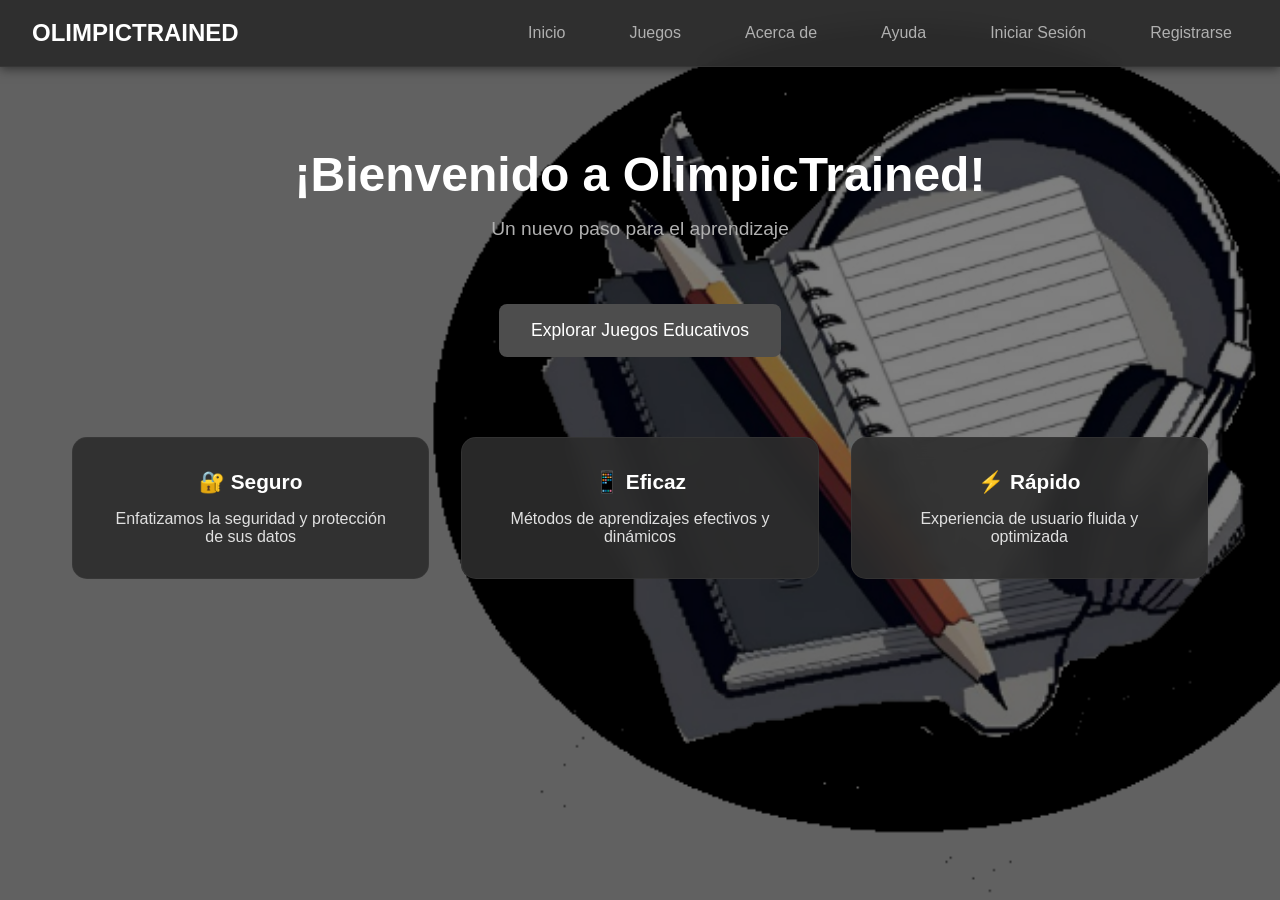
<file: frontPIA/index.html>
<!DOCTYPE html>
<html lang="es">
<head>
    <meta charset="UTF-8">
    <meta name="viewport" content="width=device-width, initial-scale=1.0">
    <title>OlimpicTrained</title>
    <script src="funcionalidades.js"></script>
    <script src="script.js"></script>
    <link rel="stylesheet" href="style.css">
    
</head>
<body>
    <nav class="navbar">
        <div class="logo">OLIMPICTRAINED</div>
        <div class="nav-links">
            <button onclick="showPage('inicio')">Inicio</button>
            <button onclick="showPage('juegos')">Juegos</button>
            <button onclick="showPage('acerca')">Acerca de</button>
            <button onclick="showPage('ayuda')">Ayuda</button>
            <button onclick="showPage('login')">Iniciar Sesión</button>
            <button onclick="showPage('registro')">Registrarse</button>
            <div class="user-info" id="userInfo" style="display: none;"></div>
        </div>
    </nav>

    <div class="container">
        <!-- Páginas -->
        <div id="inicio" class="page active">
            <div class="welcome-section">
                <h1>¡Bienvenido a OlimpicTrained!</h1>
                <p>Un nuevo paso para el aprendizaje</p>
                <button class="cta-button" onclick="showPage('juegos')">Explorar Juegos Educativos</button>
            </div>
            <div class="feature-grid">
                <div class="feature-card">
                    <h3>🔐 Seguro</h3>
                    <p>Enfatizamos la seguridad y protección de sus datos</p>
                </div>
                <div class="feature-card">
                    <h3>📱 Eficaz</h3>
                    <p>Métodos de aprendizajes efectivos y dinámicos</p>
                </div>
                <div class="feature-card">
                    <h3>⚡ Rápido</h3>
                    <p>Experiencia de usuario fluida y optimizada</p>
                </div>
            </div>
        </div>

        <div id="juegos" class="page">
            <div class="welcome-section">
                <h1>Selecciona tu Área de Aprendizaje</h1>
                <p>Elige el tipo de juego educativo que deseas explorar</p>
            </div>
            <div class="games-grid">
                <div class="game-card" onclick="window.location.href='JDeMates2 (1).html'">
                    <div class="game-icon">🔢</div>
                    <h3>Matemáticas</h3>
                    <p>Desafía tu mente con problemas matemáticos interactivos.</p>
                </div>
                <div class="game-card" onclick="window.location.href='JDe Lec (1).html'">
                    <div class="game-icon">📚</div>
                    <h3>Lectura</h3>
                    <p>Mejora tu comprensión lectora con historias fascinantes.</p>
                </div>
                <div class="game-card" onclick="window.location.href='sociales.html'">
                    <div class="game-icon">🌍</div>
                    <h3>Sociales</h3>
                    <p>Explora historia, geografía y cultura mundial.</p>
                </div>
            </div>
        </div>

        <div id="login" class="page">
            <div class="card">
                <h1>Iniciar Sesión</h1>
                <div class="success-message" id="loginSuccess">¡Sesión iniciada exitosamente!</div>
                <form id="loginForm">
                    <div class="form-group">
                        <label for="loginEmail">Correo Electrónico</label>
                        <input type="email" id="loginEmail" required placeholder="tu@email.com">
                    </div>
                    <div class="form-group">
                        <label for="loginPassword">Contraseña</label>
                        <input type="password" id="loginPassword" required placeholder="********">
                    </div>
                    <button type="submit" class="btn">Iniciar Sesión</button>
                </form>
            </div>
        </div>

        <div id="registro" class="page">
            <div class="card">
                <h1>Registrarse</h1>
                <div class="success-message" id="registerSuccess">¡Registro completado exitosamente!</div>
                <form id="registerForm">
                    <div class="form-group">
                        <label for="registerName">Nombre Completo</label>
                        <input type="text" id="registerName" required>
                    </div>
                    <div class="form-group">
                        <label for="registerEmail">Correo Electrónico</label>
                        <input type="email" id="registerEmail" required>
                    </div>
                    <div class="form-group">
                        <label for="registerPassword">Contraseña</label>
                        <input type="password" id="registerPassword" required>
                    </div>
                    <div class="form-group">
                        <label for="registerConfirmPassword">Confirmar Contraseña</label>
                        <input type="password" id="registerConfirmPassword" required>
                    </div>
                    <button type="submit" class="btn">Registrarse</button>
                </form>
            </div>
        </div>

        <div id="acerca" class="page">
            <div class="card">
                <h1>Acerca de</h1>
                <div class="content-display" id="acercaContent"></div>
            </div>
        </div>

        <div id="ayuda" class="page">
            <div class="card">
                <h1>Ayuda</h1>
                <div class="content-display" id="ayudaContent"></div>
                <div class="edit-section">
                    <h2>Editar Contenido</h2>
                    <form id="ayudaForm">
                        <div class="form-group">
                            <label for="ayudaText">Contenido</label>
                            <textarea id="ayudaText"></textarea>
                        </div>
                        <button type="submit" class="btn">Guardar Cambios</button>
                    </form>
                </div>
            </div>
        </div>
    </div>


</body>
</html>
</file>
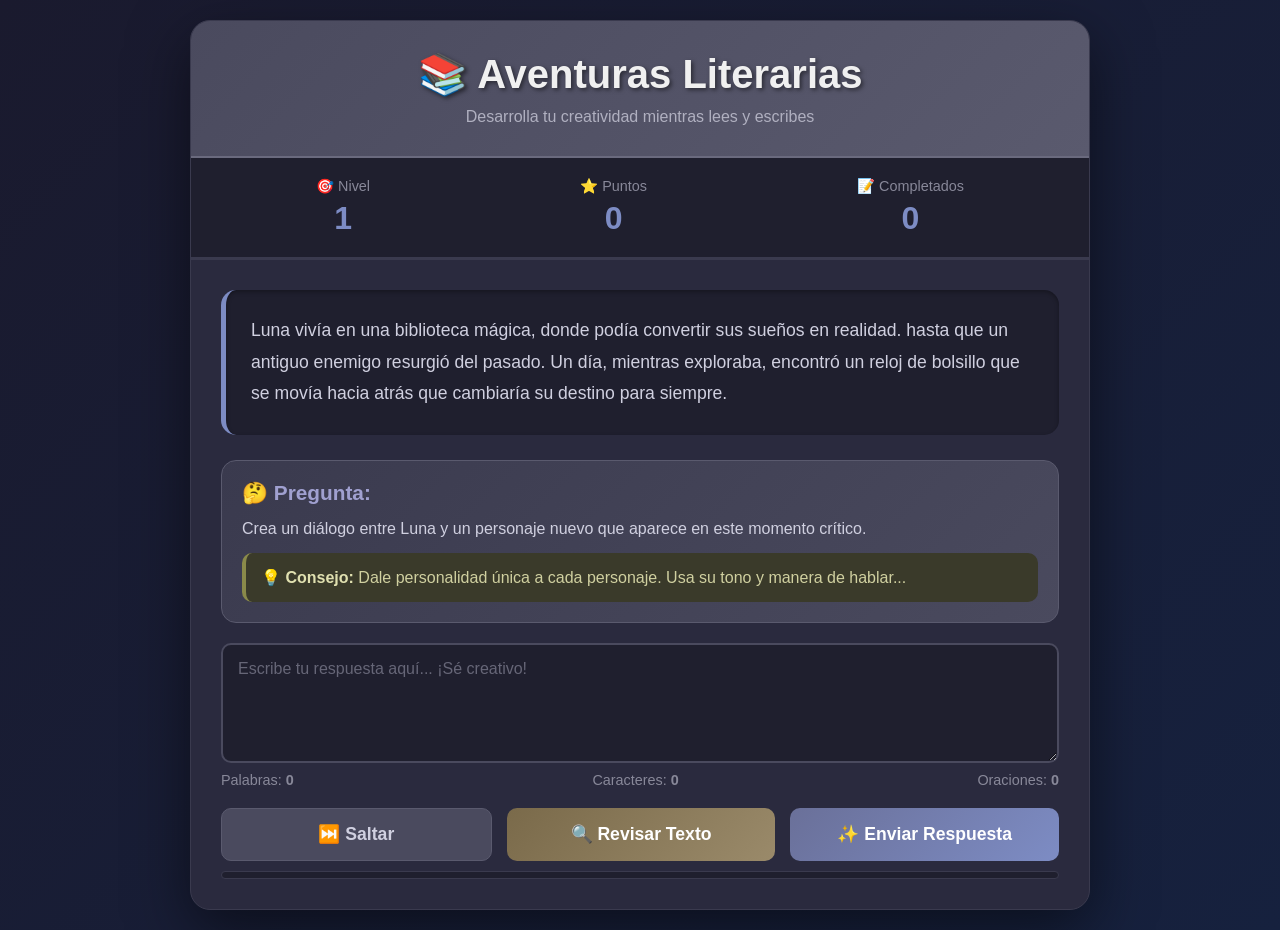
<file: frontPIA/JDe Lec (1).html>
<!DOCTYPE html>
<html lang="es">
<head>
    <meta charset="UTF-8">
    <meta name="viewport" content="width=device-width, initial-scale=1.0">
    <title>Aventuras Literarias</title>
    <style>
        * {
            margin: 0;
            padding: 0;
            box-sizing: border-box;
        }
        body {
            font-family: 'Segoe UI', Tahoma, Geneva, Verdana, sans-serif;
            background: linear-gradient(135deg, #1a1a2e 0%, #16213e 100%);
            min-height: 100vh;
            padding: 20px;
            color: #e0e0e0;
        }
        .container {
            max-width: 900px;
            margin: 0 auto;
            background: #2a2a3e;
            border-radius: 20px;
            box-shadow: 0 20px 60px rgba(0,0,0,0.5);
            overflow: hidden;
            border: 1px solid #3a3a4e;
        }
        .header {
            background: linear-gradient(135deg, #4a4a5e 0%, #5a5a6e 100%);
            padding: 30px;
            text-align: center;
            color: #f0f0f0;
            border-bottom: 2px solid #6a6a7e;
        }
        .header h1 {
            font-size: 2.5em;
            margin-bottom: 10px;
            text-shadow: 2px 2px 4px rgba(0,0,0,0.5);
        }
        .header p {
            color: #b0b0c0;
        }
        .score-board {
            display: flex;
            justify-content: space-around;
            padding: 20px;
            background: #1f1f2e;
            border-bottom: 3px solid #3a3a4e;
        }
        .score-item {
            text-align: center;
        }
        .score-label {
            font-size: 0.9em;
            color: #888899;
            margin-bottom: 5px;
        }
        .score-value {
            font-size: 2em;
            font-weight: bold;
            color: #7d8cc4;
        }
        .game-area {
            padding: 30px;
        }
        .text-box {
            background: #1f1f2e;
            padding: 25px;
            border-radius: 15px;
            margin-bottom: 25px;
            border-left: 5px solid #7d8cc4;
            line-height: 1.8;
            font-size: 1.1em;
            color: #d0d0e0;
            box-shadow: inset 0 2px 4px rgba(0,0,0,0.3);
        }
        .question-box {
            background: linear-gradient(135deg, #3a3a4e 0%, #4a4a5e 100%);
            padding: 20px;
            border-radius: 15px;
            margin-bottom: 20px;
            border: 1px solid #5a5a6e;
        }
        .question-box h3 {
            color: #a0a0d0;
            margin-bottom: 15px;
            font-size: 1.3em;
        }
        .question-box p {
            color: #d0d0e0;
        }
        textarea {
            width: 100%;
            min-height: 120px;
            padding: 15px;
            border: 2px solid #4a4a5e;
            border-radius: 10px;
            font-size: 1em;
            font-family: inherit;
            resize: vertical;
            transition: border-color 0.3s;
            background: #1f1f2e;
            color: #e0e0e0;
        }
        textarea:focus {
            outline: none;
            border-color: #7d8cc4;
            box-shadow: 0 0 10px rgba(125, 140, 196, 0.3);
        }
        textarea::placeholder {
            color: #666677;
        }
        .stats-row {
            display: flex;
            justify-content: space-between;
            margin-top: 5px;
            font-size: 0.9em;
            color: #888899;
        }
        .error-highlight {
            background: rgba(255, 100, 100, 0.2);
            border-bottom: 2px wavy #ff6464;
            cursor: help;
        }
        .spelling-panel {
            background: #3a2a2a;
            border: 2px solid #7a4a4a;
            padding: 15px;
            border-radius: 10px;
            margin-top: 15px;
            display: none;
        }
        .spelling-panel.active {
            display: block;
            animation: slideIn 0.3s;
        }
        .spelling-error {
            margin: 10px 0;
            padding: 10px;
            background: #2a1a1a;
            border-radius: 5px;
            border-left: 3px solid #ff6464;
        }
        .spelling-error strong {
            color: #ff9494;
        }
        .suggestion {
            display: inline-block;
            background: #4a4a5e;
            padding: 5px 10px;
            margin: 5px 5px 5px 0;
            border-radius: 5px;
            cursor: pointer;
            transition: all 0.3s;
        }
        .suggestion:hover {
            background: #5a5a6e;
            transform: scale(1.05);
        }
        .improvement-tips {
            background: #2a3a2a;
            border: 2px solid #4a7a4a;
            padding: 15px;
            border-radius: 10px;
            margin-top: 15px;
            display: none;
        }
        .improvement-tips.active {
            display: block;
            animation: slideIn 0.3s;
        }
        .tip-item {
            margin: 8px 0;
            padding-left: 20px;
            position: relative;
            color: #b0e0b0;
        }
        .tip-item:before {
            content: "✓";
            position: absolute;
            left: 0;
            color: #6a9a6a;
        }
        .btn-container {
            display: flex;
            gap: 15px;
            margin-top: 20px;
        }
        button {
            flex: 1;
            padding: 15px 30px;
            font-size: 1.1em;
            border: none;
            border-radius: 10px;
            cursor: pointer;
            transition: all 0.3s;
            font-weight: bold;
        }
        .btn-primary {
            background: linear-gradient(135deg, #6a7099 0%, #7d8cc4 100%);
            color: white;
        }
        .btn-primary:hover {
            transform: translateY(-2px);
            box-shadow: 0 5px 15px rgba(125, 140, 196, 0.4);
            background: linear-gradient(135deg, #7d8cc4 0%, #8d9cd4 100%);
        }
        .btn-secondary {
            background: #4a4a5e;
            color: #d0d0e0;
            border: 1px solid #5a5a6e;
        }
        .btn-secondary:hover {
            background: #5a5a6e;
        }
        .btn-check {
            background: linear-gradient(135deg, #7a6a4a 0%, #9a8a6a 100%);
            color: white;
        }
        .btn-check:hover {
            transform: translateY(-2px);
            box-shadow: 0 5px 15px rgba(154, 138, 106, 0.4);
        }
        .feedback {
            margin-top: 20px;
            padding: 20px;
            border-radius: 10px;
            display: none;
            animation: slideIn 0.5s;
        }
        @keyframes slideIn {
            from {
                opacity: 0;
                transform: translateY(-20px);
            }
            to {
                opacity: 1;
                transform: translateY(0);
            }
        }
        .feedback.success {
            background: #2a3a2a;
            border: 2px solid #4a7a4a;
            color: #b0e0b0;
        }
        .feedback.info {
            background: #2a2a3a;
            border: 2px solid #4a4a7a;
            color: #b0b0e0;
        }
        .tips {
            background: #3a3a2a;
            padding: 15px;
            border-radius: 10px;
            margin-top: 15px;
            border-left: 4px solid #8a8a4a;
            color: #d0d0a0;
        }
        .tips strong {
            color: #e0e0b0;
        }
        .progress-bar {
            width: 100%;
            height: 8px;
            background: #1f1f2e;
            border-radius: 10px;
            overflow: hidden;
            margin-top: 10px;
            border: 1px solid #3a3a4e;
        }
        .progress-fill {
            height: 100%;
            background: linear-gradient(90deg, #6a7099 0%, #7d8cc4 100%);
            transition: width 0.5s;
            box-shadow: 0 0 10px rgba(125, 140, 196, 0.5);
        }
        .celebration {
            text-align: center;
            padding: 40px;
            display: none;
        }
        .celebration.active {
            display: block;
            animation: bounceIn 0.8s;
        }
        @keyframes bounceIn {
            0% { transform: scale(0); }
            50% { transform: scale(1.1); }
            100% { transform: scale(1); }
        }
        .celebration-emoji {
            font-size: 5em;
            margin-bottom: 20px;
            filter: drop-shadow(0 0 20px rgba(125, 140, 196, 0.5));
        }
        .celebration h2 {
            color: #b0b0d0;
        }
        .celebration p {
            color: #a0a0c0;
        }
    </style>
</head>
<body>
    <div class="container">
        <div class="header">
            <h1>📚 Aventuras Literarias</h1>
            <p>Desarrolla tu creatividad mientras lees y escribes</p>
        </div>

        <div class="score-board">
            <div class="score-item">
                <div class="score-label">🎯 Nivel</div>
                <div class="score-value" id="level">1</div>
            </div>
            <div class="score-item">
                <div class="score-label">⭐ Puntos</div>
                <div class="score-value" id="score">0</div>
            </div>
            <div class="score-item">
                <div class="score-label">📝 Completados</div>
                <div class="score-value" id="completed">0</div>
            </div>
        </div>

        <div class="game-area" id="gameArea">
            <div class="text-box" id="textBox"></div>
            
            <div class="question-box">
                <h3 id="questionTitle">🤔 Pregunta:</h3>
                <p id="questionText"></p>
                <div class="tips" id="tips"></div>
            </div>

            <textarea id="answerInput" placeholder="Escribe tu respuesta aquí... ¡Sé creativo!"></textarea>
            <div class="stats-row">
                <span>Palabras: <strong id="wordCount">0</strong></span>
                <span>Caracteres: <strong id="charCount">0</strong></span>
                <span>Oraciones: <strong id="sentenceCount">0</strong></span>
            </div>

            <div class="spelling-panel" id="spellingPanel"></div>
            <div class="improvement-tips" id="improvementTips"></div>
            <div class="feedback" id="feedback"></div>

            <div class="btn-container">
                <button class="btn-secondary" onclick="skipChallenge()">⏭️ Saltar</button>
                <button class="btn-check" onclick="checkText()">🔍 Revisar Texto</button>
                <button class="btn-primary" onclick="submitAnswer()">✨ Enviar Respuesta</button>
            </div>

            <div class="progress-bar">
                <div class="progress-fill" id="progressBar" style="width: 0%"></div>
            </div>
        </div>

        <div class="celebration" id="celebration">
            <div class="celebration-emoji">🎉</div>
            <h2>¡Felicitaciones!</h2>
            <p style="font-size: 1.2em; margin: 20px 0;">Has completado todos los desafíos del nivel <span id="completedLevel"></span></p>
            <button class="btn-primary" onclick="nextLevel()">🚀 Siguiente Nivel</button>
        </div>
    </div>

    <script>
        // Generador de historias aleatorias
        const storyElements = {
            personajes: ['Luna', 'Sebastián', 'Marina', 'Dr. Ramírez', 'Elena', 'Carlos', 'Sofia', 'Miguel', 'Ana', 'Diego'],
            escenarios: [
                'en un pequeño pueblo al pie de las montañas',
                'en una ciudad futurista del año 2150',
                'en un antiguo castillo abandonado',
                'en una isla misteriosa perdida en el océano',
                'en un laboratorio secreto',
                'en un bosque encantado',
                'en una biblioteca mágica',
                'en las profundidades del mar',
                'en una estación espacial',
                'en un mercado de antiguedades'
            ],
            poderes: [
                'podía hablar con los animales',
                'tenía la habilidad de ver el futuro',
                'podía convertir sus sueños en realidad',
                'descubrió que podía viajar en el tiempo',
                'encontró un objeto mágico que le concedía un deseo',
                'desarrolló la capacidad de leer pensamientos',
                'descubrió un portal a otra dimensión',
                'aprendió a controlar los elementos de la naturaleza',
                'encontró un antiguo libro de hechizos',
                'descubrió que tenía un don heredado de sus ancestros'
            ],
            conflictos: [
                'pero un día todo cambió cuando descubrió un secreto oscuro',
                'hasta que una misteriosa profecía amenazó con destruirlo todo',
                'cuando una fuerza desconocida comenzó a alterar la realidad',
                'pero pronto se dio cuenta de que alguien lo estaba siguiendo',
                'hasta que encontró una carta que revelaba una verdad impactante',
                'cuando un extraño visitante llegó con una advertencia urgente',
                'pero descubrió que su don tenía un precio inesperado',
                'hasta que un antiguo enemigo resurgió del pasado',
                'cuando encontró evidencia de que nada era lo que parecía',
                'pero una decisión del pasado volvió para perseguirlo'
            ],
            objetos: [
                'un antiguo medallón brillante',
                'un mapa misterioso con símbolos extraños',
                'una llave de oro con inscripciones desconocidas',
                'un libro encuadernado en cuero desgastado',
                'una brújula que no apuntaba al norte',
                'un espejo que mostraba reflejos del pasado',
                'una caja musical que tocaba melodías olvidadas',
                'un reloj de bolsillo que se movía hacia atrás',
                'una fotografía antigua que cambiaba de imagen',
                'un cristal que brillaba con luz propia'
            ]
        };

        const questionTypes = [
            {
                template: "¿Qué crees que motivó a {personaje} a {accion}? Explora sus emociones y razones.",
                tip: "Profundiza en la psicología del personaje, sus miedos y esperanzas..."
            },
            {
                template: "Continúa la historia: ¿Qué sucede cuando {personaje} descubre la verdad sobre {elemento}?",
                tip: "Describe la escena con detalles sensoriales: lo que ve, escucha, siente..."
            },
            {
                template: "Crea un diálogo entre {personaje} y un personaje nuevo que aparece en este momento crítico.",
                tip: "Dale personalidad única a cada personaje. Usa su tono y manera de hablar..."
            },
            {
                template: "Si tú fueras {personaje}, ¿qué decisión tomarías y por qué? Justifica tu respuesta.",
                tip: "Considera las consecuencias a corto y largo plazo de tus decisiones..."
            },
            {
                template: "Describe el momento más importante de esta historia desde la perspectiva de otro personaje.",
                tip: "Cambia el punto de vista completamente. ¿Cómo lo vería alguien más?"
            },
            {
                template: "¿Qué simboliza {elemento} en esta historia? Analiza su significado profundo.",
                tip: "Piensa en metáforas, temas universales y conexiones emocionales..."
            },
            {
                template: "Escribe el final alternativo de esta historia: ¿Qué pasaría si {personaje} eligiera otro camino?",
                tip: "Explora las consecuencias de decisiones diferentes. ¡Sé creativo!"
            },
            {
                template: "Imagina el pasado de {personaje}. ¿Qué evento de su infancia explica sus acciones actuales?",
                tip: "Crea una historia de origen convincente que conecte con el presente..."
            }
        ];

        // Diccionario de errores comunes en español
        const commonErrors = {
            'aver': 'a ver',
            'haber': 'a ver (cuando va antes de "si")',
            'halla': 'haya (del verbo haber)',
            'aya': 'haya',
            'valla': 'vaya (del verbo ir)',
            'tubo': 'tuvo (del verbo tener)',
            'estubo': 'estuvo',
            'iva': 'iba',
            'hiva': 'iba',
            'iso': 'hizo',
            'hiso': 'hizo',
            'haora': 'ahora',
            'aserca': 'acerca',
            'haci': 'así',
            'asta': 'hasta',
            'ablando': 'hablando',
            'ablo': 'hablo (o habló)',
            'deves': 'debes',
            'deveria': 'debería',
            'huviera': 'hubiera',
            'hubiese': 'hubiese',
            'asia': 'hacía',
            'aun': 'aún (cuando significa todavía)',
            'mas': 'más (cuando es cantidad)',
            'solo': 'sólo (cuando significa solamente)',
            'porke': 'porque',
            'xq': 'porque',
            'q': 'que',
            'bn': 'bien',
            'tbn': 'también',
            'tambien': 'también'
        };

        let currentStory = '';
        let currentQuestion = '';
        let currentTip = '';
        let usedStories = [];
        let score = 0;
        let level = 1;
        let completed = 0;
        let answersInLevel = 0;

        function generateRandomStory() {
            const personaje = storyElements.personajes[Math.floor(Math.random() * storyElements.personajes.length)];
            const escenario = storyElements.escenarios[Math.floor(Math.random() * storyElements.escenarios.length)];
            const poder = storyElements.poderes[Math.floor(Math.random() * storyElements.poderes.length)];
            const conflicto = storyElements.conflictos[Math.floor(Math.random() * storyElements.conflictos.length)];
            const objeto = storyElements.objetos[Math.floor(Math.random() * storyElements.objetos.length)];

            const story = `${personaje} vivía ${escenario}, donde ${poder}. ${conflicto}. Un día, mientras exploraba, encontró ${objeto} que cambiaría su destino para siempre.`;
            
            // Verificar que no se repita
            if (usedStories.includes(story)) {
                return generateRandomStory();
            }
            
            usedStories.push(story);
            if (usedStories.length > 20) {
                usedStories.shift(); // Mantener solo las últimas 20
            }

            return { story, personaje, objeto };
        }

        function generateRandomQuestion(personaje, objeto) {
            const questionType = questionTypes[Math.floor(Math.random() * questionTypes.length)];
            const actions = ['tomar esta decisión', 'emprender este viaje', 'buscar la verdad', 'enfrentar sus miedos', 'seguir adelante'];
            const action = actions[Math.floor(Math.random() * actions.length)];

            const question = questionType.template
                .replace('{personaje}', personaje)
                .replace('{accion}', action)
                .replace('{elemento}', objeto);

            return { question, tip: questionType.tip };
        }

        function loadChallenge() {
            const { story, personaje, objeto } = generateRandomStory();
            const { question, tip } = generateRandomQuestion(personaje, objeto);

            currentStory = story;
            currentQuestion = question;
            currentTip = tip;

            document.getElementById('textBox').textContent = story;
            document.getElementById('questionText').textContent = question;
            document.getElementById('tips').innerHTML = `<strong>💡 Consejo:</strong> ${tip}`;
            document.getElementById('answerInput').value = '';
            document.getElementById('feedback').style.display = 'none';
            document.getElementById('spellingPanel').classList.remove('active');
            document.getElementById('improvementTips').classList.remove('active');
            updateStats();
            updateProgress();
        }

        function updateProgress() {
            const questionsInLevel = 5;
            const currentProgress = (answersInLevel / questionsInLevel) * 100;
            document.getElementById('progressBar').style.width = currentProgress + '%';
        }

        function updateStats() {
            const text = document.getElementById('answerInput').value.trim();
            const words = text.split(/\s+/).filter(w => w.length > 0);
            const sentences = text.split(/[.!?]+/).filter(s => s.trim().length > 0);
            
            document.getElementById('wordCount').textContent = words.length;
            document.getElementById('charCount').textContent = text.length;
            document.getElementById('sentenceCount').textContent = sentences.length;
        }

        document.getElementById('answerInput').addEventListener('input', updateStats);

        function checkText() {
            const text = document.getElementById('answerInput').value.trim();
            const words = text.split(/\s+/).filter(w => w.length > 0);

            if (words.length < 5) {
                alert('Escribe al menos 5 palabras para poder revisar tu texto.');
                return;
            }

            // Detectar errores ortográficos
            const errors = [];
            const textLower = text.toLowerCase();
            
            for (const [error, correction] of Object.entries(commonErrors)) {
                const regex = new RegExp('\\b' + error + '\\b', 'gi');
                if (regex.test(textLower)) {
                    errors.push({ error, correction });
                }
            }

            // Mostrar errores ortográficos
            const spellingPanel = document.getElementById('spellingPanel');
            if (errors.length > 0) {
                let html = '<h4 style="color: #ff9494; margin-bottom: 10px;">📝 Errores ortográficos detectados:</h4>';
                errors.forEach(err => {
                    html += `
                        <div class="spelling-error">
                            <strong>"${err.error}"</strong> debería ser: 
                            <span class="suggestion" onclick="replaceWord('${err.error}', '${err.correction}')">${err.correction}</span>
                        </div>
                    `;
                });
                spellingPanel.innerHTML = html;
                spellingPanel.classList.add('active');
            } else {
                spellingPanel.innerHTML = '<p style="color: #b0e0b0;">✅ ¡No se detectaron errores ortográficos comunes!</p>';
                spellingPanel.classList.add('active');
            }

            // Generar pautas de mejora
            const tips = generateImprovementTips(text, words);
            const tipsPanel = document.getElementById('improvementTips');
            
            let tipsHtml = '<h4 style="color: #b0e0b0; margin-bottom: 10px;">💡 Pautas para mejorar:</h4>';
            tips.forEach(tip => {
                tipsHtml += `<div class="tip-item">${tip}</div>`;
            });
            tipsPanel.innerHTML = tipsHtml;
            tipsPanel.classList.add('active');
        }

        function replaceWord(oldWord, newWord) {
            const textarea = document.getElementById('answerInput');
            const regex = new RegExp('\\b' + oldWord + '\\b', 'gi');
            textarea.value = textarea.value.replace(regex, newWord);
            updateStats();
            checkText(); // Revisar de nuevo
        }

        function generateImprovementTips(text, words) {
            const tips = [];
            const sentences = text.split(/[.!?]+/).filter(s => s.trim().length > 0);

            // Longitud de respuesta
            if (words.length < 20) {
                tips.push('Intenta desarrollar más tus ideas. Añade detalles, ejemplos o explicaciones.');
            } else if (words.length > 100) {
                tips.push('Excelente extensión. Asegúrate de que todas tus ideas estén bien conectadas.');
            }

            // Variedad de oraciones
            if (sentences.length > 0) {
                const avgWordsPerSentence = words.length / sentences.length;
                if (avgWordsPerSentence < 5) {
                    tips.push('Tus oraciones son muy cortas. Intenta combinar algunas ideas relacionadas.');
                } else if (avgWordsPerSentence > 30) {
                    tips.push('Algunas oraciones son muy largas. Considera dividirlas para mayor claridad.');
                }
            }

            // Uso de puntuación
            if (!/[,;:]/.test(text)) {
                tips.push('Usa signos de puntuación (comas, punto y coma) para mejorar la fluidez.');
            }

            // Palabras repetidas
            const wordFreq = {};
            words.forEach(w => {
                const word = w.toLowerCase().replace(/[^\w]/g, '');
                if (word.length > 4) {
                    wordFreq[word] = (wordFreq[word] || 0) + 1;
                }
            });
            const repeated = Object.entries(wordFreq).filter(([w, count]) => count > 3);
            if (repeated.length > 0) {
                tips.push(`Evita repetir palabras como: ${repeated.map(([w]) => w).join(', ')}. Usa sinónimos.`);
            }

            // Conectores
            const connectors = ['además', 'sin embargo', 'por lo tanto', 'mientras que', 'aunque', 'porque', 'entonces'];
            const hasConnectors = connectors.some(c => text.toLowerCase().includes(c));
            if (!hasConnectors && words.length > 30) {
                tips.push('Usa conectores (además, sin embargo, por lo tanto) para enlazar tus ideas.');
            }

            // Adjetivos descriptivos
            const adjectives = text.match(/\b(hermoso|grande|pequeño|bueno|malo|interesante|increíble|misterioso|antiguo)\b/gi);
            if (adjectives && adjectives.length > 0) {
                tips.push('¡Buen uso de adjetivos! Sigue añadiendo descripciones vívidas.');
            } else if (words.length > 20) {
                tips.push('Añade más adjetivos descriptivos para hacer tu texto más vívido.');
            }

            if (tips.length === 0) {
                tips.push('¡Excelente trabajo! Tu texto está bien estructurado y es claro.');
            }

            return tips;
        }

        function submitAnswer() {
            const answer = document.getElementById('answerInput').value.trim();
            const words = answer.split(/\s+/).filter(w => w.length > 0);
            const feedback = document.getElementById('feedback');

            if (words.length < 10) {
                feedback.className = 'feedback info';
                feedback.innerHTML = '📝 <strong>¡Puedes hacerlo mejor!</strong><br>Intenta desarrollar más tu respuesta. Se requieren al menos 10 palabras para mostrar tu creatividad.';
                feedback.style.display = 'block';
                return;
            }

            // Calcular puntos basados en calidad
            let points = Math.min(words.length * 2, 100);
            
            // Bonus por uso de conectores
            const connectors = ['además', 'sin embargo', 'por lo tanto', 'mientras que', 'aunque', 'porque'];
            const connectorsUsed = connectors.filter(c => answer.toLowerCase().includes(c)).length;
            points += connectorsUsed * 5;

            // Bonus por variedad de oraciones
            const sentences = answer.split(/[.!?]+/).filter(s => s.trim().length > 0);
            if (sentences.length >= 3) points += 10;

            score += points;
            completed++;
            answersInLevel++;

            document.getElementById('score').textContent = score;
            document.getElementById('completed').textContent = completed;

            feedback.className = 'feedback success';
            feedback.innerHTML = `
                🎉 <strong>¡Excelente trabajo!</strong><br>
                Has ganado ${points} puntos. Tu respuesta muestra creatividad y reflexión.
                <br><br>
                <em>"${answer.substring(0, 100)}${answer.length > 100 ? '...' : ''}"</em>
            `;
            feedback.style.display = 'block';

            setTimeout(() => {
                moveToNext();
            }, 3000);
        }

        function skipChallenge() {
            moveToNext();
        }

        function moveToNext() {
            if (answersInLevel >= 5) {
                showLevelComplete();
                return;
            }

            loadChallenge();
        }

        function showLevelComplete() {
            document.getElementById('completedLevel').textContent = level;
            document.getElementById('celebration').classList.add('active');
            document.getElementById('gameArea').style.display = 'none';
        }

        function nextLevel() {
            level++;
            answersInLevel = 0;
            document.getElementById('level').textContent = level;
            document.getElementById('celebration').classList.remove('active');
            document.getElementById('gameArea').style.display = 'block';
            loadChallenge();
        }

        loadChallenge();
    </script>
</body>
</html>
</file>
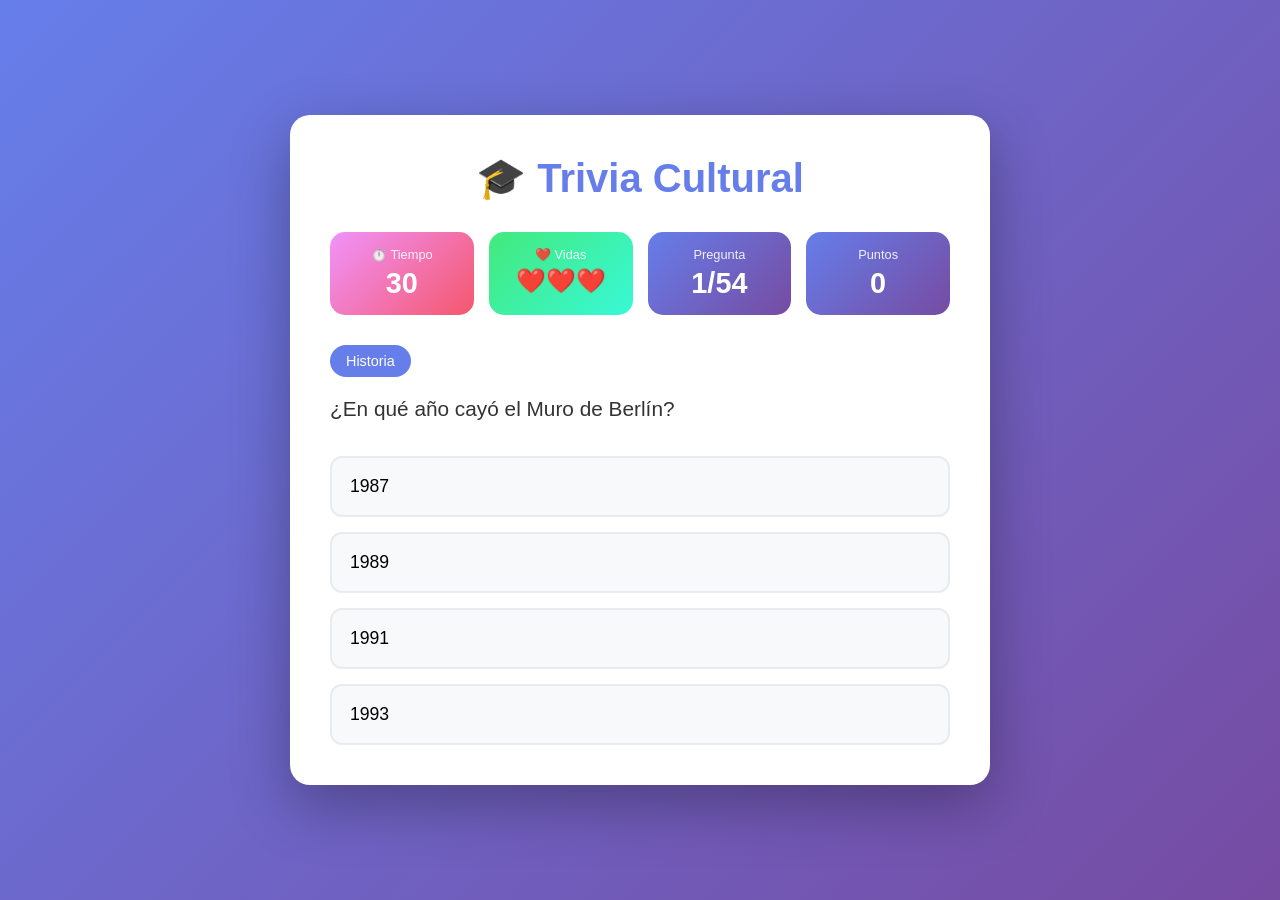
<file: frontPIA/sociales.html>
<!DOCTYPE html>
<html lang="es">
<head>
    <meta charset="UTF-8">
    <meta name="viewport" content="width=device-width, initial-scale=1.0">
    <title>Trivia Cultural</title>
    <style>
        * {
            margin: 0;
            padding: 0;
            box-sizing: border-box;
        }

        body {
            font-family: 'Segoe UI', Tahoma, Geneva, Verdana, sans-serif;
            background: linear-gradient(135deg, #667eea 0%, #764ba2 100%);
            min-height: 100vh;
            display: flex;
            justify-content: center;
            align-items: center;
            padding: 20px;
        }

        .container {
            background: white;
            border-radius: 20px;
            box-shadow: 0 20px 60px rgba(0,0,0,0.3);
            max-width: 700px;
            width: 100%;
            padding: 40px;
            animation: fadeIn 0.5s ease;
        }

        @keyframes fadeIn {
            from { opacity: 0; transform: translateY(20px); }
            to { opacity: 1; transform: translateY(0); }
        }

        h1 {
            color: #667eea;
            text-align: center;
            margin-bottom: 30px;
            font-size: 2.5em;
        }

        .score-board {
            display: grid;
            grid-template-columns: repeat(4, 1fr);
            gap: 15px;
            margin-bottom: 30px;
        }

        .score-item {
            text-align: center;
            padding: 15px;
            background: linear-gradient(135deg, #667eea 0%, #764ba2 100%);
            border-radius: 15px;
            color: white;
        }

        .score-label {
            font-size: 0.8em;
            opacity: 0.9;
            margin-bottom: 5px;
        }

        .score-value {
            font-size: 1.8em;
            font-weight: bold;
        }

        .timer {
            background: linear-gradient(135deg, #f093fb 0%, #f5576c 100%) !important;
        }

        .timer.warning {
            animation: pulse 1s infinite;
            background: linear-gradient(135deg, #ff6b6b 0%, #c92a2a 100%) !important;
        }

        .lives {
            background: linear-gradient(135deg, #43e97b 0%, #38f9d7 100%) !important;
        }

        .lives.low {
            background: linear-gradient(135deg, #ff6b6b 0%, #c92a2a 100%) !important;
        }

        @keyframes pulse {
            0%, 100% { transform: scale(1); }
            50% { transform: scale(1.05); }
        }

        .hearts {
            font-size: 1.5em;
        }

        .question-container {
            margin-bottom: 30px;
        }

        .category {
            display: inline-block;
            padding: 8px 16px;
            background: #667eea;
            color: white;
            border-radius: 20px;
            font-size: 0.9em;
            margin-bottom: 15px;
        }

        .question {
            font-size: 1.3em;
            color: #333;
            margin-bottom: 25px;
            line-height: 1.6;
        }

        .options {
            display: flex;
            flex-direction: column;
            gap: 15px;
        }

        .option {
            padding: 18px;
            background: #f8f9fa;
            border: 2px solid #e9ecef;
            border-radius: 12px;
            cursor: pointer;
            transition: all 0.3s ease;
            font-size: 1.1em;
        }

        .option:hover {
            background: #e9ecef;
            transform: translateX(5px);
            border-color: #667eea;
        }

        .option.correct {
            background: #d4edda;
            border-color: #28a745;
            animation: correctPulse 0.5s ease;
        }

        .option.incorrect {
            background: #f8d7da;
            border-color: #dc3545;
            animation: shake 0.5s ease;
        }

        .option.disabled {
            cursor: not-allowed;
            opacity: 0.6;
        }

        @keyframes correctPulse {
            0%, 100% { transform: scale(1); }
            50% { transform: scale(1.02); }
        }

        @keyframes shake {
            0%, 100% { transform: translateX(0); }
            25% { transform: translateX(-10px); }
            75% { transform: translateX(10px); }
        }

        .next-btn {
            width: 100%;
            padding: 18px;
            background: linear-gradient(135deg, #667eea 0%, #764ba2 100%);
            color: white;
            border: none;
            border-radius: 12px;
            font-size: 1.2em;
            cursor: pointer;
            margin-top: 20px;
            transition: transform 0.3s ease;
            display: none;
        }

        .next-btn:hover {
            transform: scale(1.05);
        }

        .next-btn.show {
            display: block;
        }

        .result-container {
            text-align: center;
            display: none;
        }

        .result-container.show {
            display: block;
        }

        .final-score {
            font-size: 3em;
            color: #667eea;
            margin: 30px 0;
        }

        .restart-btn {
            padding: 18px 40px;
            background: linear-gradient(135deg, #667eea 0%, #764ba2 100%);
            color: white;
            border: none;
            border-radius: 12px;
            font-size: 1.2em;
            cursor: pointer;
            transition: transform 0.3s ease;
        }

        .restart-btn:hover {
            transform: scale(1.05);
        }

        .feedback {
            margin-top: 15px;
            padding: 15px;
            border-radius: 10px;
            font-size: 1em;
            display: none;
        }

        .feedback.show {
            display: block;
        }

        .feedback.correct {
            background: #d4edda;
            color: #155724;
        }

        .feedback.incorrect {
            background: #f8d7da;
            color: #721c24;
        }

        .bonus-time {
            position: fixed;
            top: 50%;
            left: 50%;
            transform: translate(-50%, -50%);
            font-size: 3em;
            color: #43e97b;
            font-weight: bold;
            animation: bonusFloat 1s ease;
            pointer-events: none;
            z-index: 1000;
            text-shadow: 2px 2px 4px rgba(0,0,0,0.3);
        }

        @keyframes bonusFloat {
            0% { opacity: 1; transform: translate(-50%, -50%) scale(0.5); }
            50% { opacity: 1; transform: translate(-50%, -70%) scale(1.2); }
            100% { opacity: 0; transform: translate(-50%, -100%) scale(1); }
        }

        .game-over {
            text-align: center;
            display: none;
        }

        .game-over.show {
            display: block;
        }

        .game-over h2 {
            color: #dc3545;
            font-size: 2.5em;
            margin-bottom: 20px;
        }

        .stats {
            background: #f8f9fa;
            padding: 20px;
            border-radius: 12px;
            margin: 20px 0;
        }

        .stats p {
            font-size: 1.2em;
            margin: 10px 0;
            color: #333;
        }
    </style>
</head>
<body>
    <div class="container">
        <h1>🎓 Trivia Cultural</h1>
        
        <div class="score-board">
            <div class="score-item timer" id="timer-box">
                <div class="score-label">⏱️ Tiempo</div>
                <div class="score-value" id="timer">30</div>
            </div>
            <div class="score-item lives" id="lives-box">
                <div class="score-label">❤️ Vidas</div>
                <div class="score-value hearts" id="lives">❤️❤️❤️</div>
            </div>
            <div class="score-item">
                <div class="score-label">Pregunta</div>
                <div class="score-value"><span id="current-question">1</span>/<span id="total-questions">50</span></div>
            </div>
            <div class="score-item">
                <div class="score-label">Puntos</div>
                <div class="score-value" id="score">0</div>
            </div>
        </div>

        <div id="quiz-container">
            <div class="question-container">
                <span class="category" id="category"></span>
                <div class="question" id="question"></div>
            </div>

            <div class="options" id="options"></div>

            <div class="feedback" id="feedback"></div>

            <button class="next-btn" id="next-btn">Siguiente Pregunta</button>
        </div>

        <div class="result-container" id="result-container">
            <h2>🏆 ¡Felicitaciones!</h2>
            <div class="final-score" id="final-score"></div>
            <p id="result-message"></p>
            <div class="stats">
                <p>📊 Preguntas respondidas: <strong id="answered-count">0</strong></p>
                <p>✅ Respuestas correctas: <strong id="correct-count">0</strong></p>
                <p>❌ Respuestas incorrectas: <strong id="incorrect-count">0</strong></p>
            </div>
            <button class="restart-btn" onclick="location.reload()">Jugar de Nuevo</button>
        </div>

        <div class="game-over" id="game-over">
            <h2>💀 Game Over</h2>
            <p style="font-size: 1.5em; margin: 20px 0;">¡Te quedaste sin vidas o sin tiempo!</p>
            <div class="stats">
                <p>📊 Preguntas respondidas: <strong id="go-answered-count">0</strong></p>
                <p>✅ Respuestas correctas: <strong id="go-correct-count">0</strong></p>
                <p>🏆 Puntuación final: <strong id="go-score">0</strong></p>
            </div>
            <button class="restart-btn" onclick="location.reload()">Intentar de Nuevo</button>
        </div>
    </div>

    <script>
        const questions = [
            {
                category: "Historia",
                question: "¿En qué año cayó el Muro de Berlín?",
                options: ["1987", "1989", "1991", "1993"],
                correct: 1,
                explanation: "El Muro de Berlín cayó el 9 de noviembre de 1989, marcando el fin de la Guerra Fría."
            },
            {
                category: "Leyes",
                question: "¿Cuál es el artículo de la Declaración Universal de los Derechos Humanos que establece que todos los seres humanos nacen libres e iguales?",
                options: ["Artículo 1", "Artículo 2", "Artículo 3", "Artículo 5"],
                correct: 0,
                explanation: "El Artículo 1 establece: 'Todos los seres humanos nacen libres e iguales en dignidad y derechos'."
            },
            {
                category: "Cultura",
                question: "¿Quién pintó 'La Gioconda' o 'Mona Lisa'?",
                options: ["Miguel Ángel", "Leonardo da Vinci", "Rafael", "Donatello"],
                correct: 1,
                explanation: "Leonardo da Vinci pintó la Mona Lisa entre 1503 y 1519."
            },
            {
                category: "Política",
                question: "¿Cuántos miembros permanentes tiene el Consejo de Seguridad de la ONU?",
                options: ["3", "5", "7", "10"],
                correct: 1,
                explanation: "Los 5 miembros permanentes son: China, Francia, Rusia, Reino Unido y Estados Unidos."
            },
            {
                category: "Historia",
                question: "¿Quién fue el primer presidente de Estados Unidos?",
                options: ["Thomas Jefferson", "John Adams", "George Washington", "Benjamin Franklin"],
                correct: 2,
                explanation: "George Washington fue el primer presidente de Estados Unidos (1789-1797)."
            },
            {
                category: "Leyes",
                question: "¿Qué principio legal establece que nadie puede ser juzgado dos veces por el mismo delito?",
                options: ["Habeas Corpus", "Non bis in idem", "In dubio pro reo", "Nulla poena sine lege"],
                correct: 1,
                explanation: "Non bis in idem significa 'no dos veces por lo mismo' y es un principio fundamental del derecho penal."
            },
            {
                category: "Cultura",
                question: "¿Qué escritor colombiano ganó el Premio Nobel de Literatura en 1982?",
                options: ["Gabriel García Márquez", "Jorge Luis Borges", "Pablo Neruda", "Octavio Paz"],
                correct: 0,
                explanation: "Gabriel García Márquez ganó el Nobel por obras como 'Cien años de soledad'."
            },
            {
                category: "Política",
                question: "¿Cuál es la duración típica del mandato presidencial en la mayoría de países latinoamericanos?",
                options: ["3 años", "4 años", "5 años", "6 años"],
                correct: 1,
                explanation: "La mayoría de países latinoamericanos tienen mandatos presidenciales de 4 años."
            },
            {
                category: "Historia",
                question: "¿En qué año se firmó la Declaración de Independencia de Estados Unidos?",
                options: ["1774", "1776", "1778", "1780"],
                correct: 1,
                explanation: "La Declaración de Independencia se firmó el 4 de julio de 1776."
            },
            {
                category: "Cultura",
                question: "¿Cuál de estas obras NO fue escrita por William Shakespeare?",
                options: ["Hamlet", "Macbeth", "Fausto", "Romeo y Julieta"],
                correct: 2,
                explanation: "Fausto fue escrita por Johann Wolfgang von Goethe, no por Shakespeare."
            },
            {
                category: "Historia",
                question: "¿Quién lideró la Revolución Cubana junto a Fidel Castro?",
                options: ["Hugo Chávez", "Che Guevara", "Salvador Allende", "Simón Bolívar"],
                correct: 1,
                explanation: "Ernesto 'Che' Guevara fue una figura clave en la Revolución Cubana de 1959."
            },
            {
                category: "Leyes",
                question: "¿Qué significa el término 'Habeas Corpus'?",
                options: ["Derecho a permanecer en silencio", "Derecho a un juicio justo", "Derecho a ser presentado ante un juez", "Derecho a un abogado"],
                correct: 2,
                explanation: "Habeas Corpus es el derecho de una persona detenida a ser presentada ante un juez."
            },
            {
                category: "Política",
                question: "¿Cuál es el parlamento bicameral de Estados Unidos?",
                options: ["Senado y Cámara Baja", "Congreso y Senado", "Senado y Cámara de Representantes", "Parlamento y Congreso"],
                correct: 2,
                explanation: "El Congreso de EE.UU. está compuesto por el Senado y la Cámara de Representantes."
            },
            {
                category: "Cultura",
                question: "¿Qué artista pintó 'La persistencia de la memoria' con relojes derretidos?",
                options: ["Pablo Picasso", "Salvador Dalí", "Joan Miró", "Vincent van Gogh"],
                correct: 1,
                explanation: "Salvador Dalí pintó esta icónica obra surrealista en 1931."
            },
            {
                category: "Historia",
                question: "¿En qué año terminó la Segunda Guerra Mundial?",
                options: ["1943", "1944", "1945", "1946"],
                correct: 2,
                explanation: "La Segunda Guerra Mundial terminó en 1945 con la rendición de Japón."
            },
            {
                category: "Leyes",
                question: "¿Qué principio establece que la carga de la prueba recae en quien acusa?",
                options: ["In dubio pro reo", "Onus probandi", "Nullum crimen", "Pacta sunt servanda"],
                correct: 1,
                explanation: "'Onus probandi' significa 'carga de la prueba' y establece que quien acusa debe probar."
            },
            {
                category: "Política",
                question: "¿Qué sistema político se caracteriza por la separación de poderes en Ejecutivo, Legislativo y Judicial?",
                options: ["Monarquía", "Dictadura", "República", "Parlamentarismo"],
                correct: 2,
                explanation: "La República se caracteriza por la separación de poderes propuesta por Montesquieu."
            },
            {
                category: "Cultura",
                question: "¿Quién escribió 'Don Quijote de la Mancha'?",
                options: ["Lope de Vega", "Miguel de Cervantes", "Francisco de Quevedo", "Garcilaso de la Vega"],
                correct: 1,
                explanation: "Miguel de Cervantes publicó Don Quijote en dos partes (1605 y 1615)."
            },
            {
                category: "Historia",
                question: "¿Qué líder pacifista indio luchó por la independencia de su país mediante la desobediencia civil no violenta?",
                options: ["Jawaharlal Nehru", "Mahatma Gandhi", "Dalai Lama", "Rabindranath Tagore"],
                correct: 1,
                explanation: "Mahatma Gandhi lideró el movimiento de independencia de India usando métodos no violentos."
            },
            {
                category: "Leyes",
                question: "¿Qué documento de 1215 limitó por primera vez el poder absoluto del rey en Inglaterra?",
                options: ["Carta Magna", "Bill of Rights", "Declaración de Independencia", "Constitución"],
                correct: 0,
                explanation: "La Carta Magna de 1215 fue el primer documento en limitar el poder del monarca."
            },
            {
                category: "Política",
                question: "¿Qué organización internacional se fundó en 1945 para mantener la paz mundial?",
                options: ["OTAN", "ONU", "Liga de Naciones", "Cruz Roja"],
                correct: 1,
                explanation: "La Organización de las Naciones Unidas (ONU) se fundó en 1945 tras la Segunda Guerra Mundial."
            },
            {
                category: "Cultura",
                question: "¿Qué compositor es conocido como el 'Poeta del Piano'?",
                options: ["Mozart", "Beethoven", "Chopin", "Liszt"],
                correct: 2,
                explanation: "Frédéric Chopin es conocido como el 'Poeta del Piano' por sus composiciones románticas."
            },
            {
                category: "Historia",
                question: "¿Qué civilización construyó Machu Picchu?",
                options: ["Azteca", "Maya", "Inca", "Olmeca"],
                correct: 2,
                explanation: "Machu Picchu fue construida por la civilización Inca en el siglo XV en Perú."
            },
            {
                category: "Política",
                question: "¿Cómo se llama el sistema donde el jefe de estado y de gobierno son la misma persona?",
                options: ["Parlamentarismo", "Presidencialismo", "Monarquía", "Semipresidencialismo"],
                correct: 1,
                explanation: "En el presidencialismo, el presidente es tanto jefe de estado como de gobierno."
            },
            {
                category: "Leyes",
                question: "¿Qué principio establece que no hay delito ni pena sin ley previa?",
                options: ["Non bis in idem", "In dubio pro reo", "Nullum crimen sine lege", "Pacta sunt servanda"],
                correct: 2,
                explanation: "'Nullum crimen sine lege' es un principio fundamental que protege contra la arbitrariedad."
            },
            {
                category: "Historia",
                question: "¿Quién fue el líder de la Unión Soviética durante la Segunda Guerra Mundial?",
                options: ["Lenin", "Stalin", "Jruschov", "Brézhnev"],
                correct: 1,
                explanation: "Iósif Stalin lideró la URSS desde 1922 hasta su muerte en 1953."
            },
            {
                category: "Cultura",
                question: "¿Qué civilización inventó la escritura cuneiforme?",
                options: ["Egipcia", "Griega", "Sumeria", "Romana"],
                correct: 2,
                explanation: "Los sumerios desarrollaron la escritura cuneiforme alrededor del 3500 a.C."
            },
            {
                category: "Política",
                question: "¿Qué significa la sigla OTAN?",
                options: ["Organización del Tratado del Atlántico Norte", "Organización de Tratados Americanos del Norte", "Oficina del Tratado Atlántico Nacional", "Orden del Territorio del Atlántico Norte"],
                correct: 0,
                explanation: "La OTAN es una alianza militar creada en 1949 con sede en Bruselas."
            },
            {
                category: "Leyes",
                question: "¿En qué año se adoptó la Declaración Universal de los Derechos Humanos?",
                options: ["1945", "1948", "1950", "1952"],
                correct: 1,
                explanation: "Fue adoptada por la Asamblea General de la ONU el 10 de diciembre de 1948."
            },
            {
                category: "Historia",
                question: "¿Qué emperador romano legalizó el cristianismo?",
                options: ["Nerón", "Constantino", "Augusto", "Trajano"],
                correct: 1,
                explanation: "Constantino I legalizó el cristianismo con el Edicto de Milán en 313 d.C."
            },
            {
                category: "Cultura",
                question: "¿Quién escribió 'Cien años de soledad'?",
                options: ["Mario Vargas Llosa", "Gabriel García Márquez", "Jorge Luis Borges", "Julio Cortázar"],
                correct: 1,
                explanation: "Gabriel García Márquez publicó esta obra maestra del realismo mágico en 1967."
            },
            {
                category: "Política",
                question: "¿Cuál es el órgano judicial más alto de la ONU?",
                options: ["Tribunal Penal Internacional", "Corte Internacional de Justicia", "Corte Suprema de la ONU", "Tribunal de Derechos Humanos"],
                correct: 1,
                explanation: "La Corte Internacional de Justicia tiene su sede en La Haya, Países Bajos."
            },
            {
                category: "Leyes",
                question: "¿Qué es el derecho consuetudinario?",
                options: ["Derecho basado en códigos escritos", "Derecho basado en costumbres", "Derecho internacional", "Derecho administrativo"],
                correct: 1,
                explanation: "El derecho consuetudinario se basa en costumbres y prácticas establecidas."
            },
            {
                category: "Historia",
                question: "¿En qué año se produjo la Revolución Francesa?",
                options: ["1776", "1789", "1799", "1804"],
                correct: 1,
                explanation: "La Revolución Francesa comenzó en 1789 con la Toma de la Bastilla."
            },
            {
                category: "Cultura",
                question: "¿Quién pintó 'La última cena'?",
                options: ["Miguel Ángel", "Rafael", "Leonardo da Vinci", "Botticelli"],
                correct: 2,
                explanation: "Leonardo da Vinci pintó esta obra maestra entre 1495 y 1498 en Milán."
            },
            {
                category: "Política",
                question: "¿Qué es una democracia directa?",
                options: ["El pueblo vota por representantes", "El pueblo vota directamente las leyes", "Solo votan los ciudadanos ricos", "El rey gobierna con un parlamento"],
                correct: 1,
                explanation: "En la democracia directa, los ciudadanos participan directamente en la toma de decisiones."
            },
            {
                category: "Leyes",
                question: "¿Qué significa 'In dubio pro reo'?",
                options: ["La duda favorece al acusado", "La ley es igual para todos", "No hay crimen sin ley", "La justicia es ciega"],
                correct: 0,
                explanation: "Este principio establece que ante la duda, se debe favorecer al acusado."
            },
            {
                category: "Historia",
                question: "¿Quién fue el primer presidente de Sudáfrica elegido democráticamente después del apartheid?",
                options: ["Desmond Tutu", "Nelson Mandela", "Frederik de Klerk", "Thabo Mbeki"],
                correct: 1,
                explanation: "Nelson Mandela fue elegido presidente en 1994, tras 27 años de prisión."
            },
            {
                category: "Cultura",
                question: "¿Qué poeta chileno ganó el Premio Nobel de Literatura en 1971?",
                options: ["Gabriela Mistral", "Pablo Neruda", "Vicente Huidobro", "Nicanor Parra"],
                correct: 1,
                explanation: "Pablo Neruda ganó el Nobel en 1971; Gabriela Mistral lo ganó en 1945."
            },
            {
                category: "Política",
                question: "¿Qué es el veto en política?",
                options: ["Un tipo de elección", "El derecho a anular una decisión", "Una forma de gobierno", "Un tratado internacional"],
                correct: 1,
                explanation: "El veto es el poder de rechazar o impedir una decisión o ley."
            },
            {
                category: "Leyes",
                question: "¿Qué es la presunción de inocencia?",
                options: ["Todos son culpables hasta que se demuestre lo contrario", "Todos son inocentes hasta que se demuestre lo contrario", "Solo los ricos son inocentes", "El juez decide quién es inocente"],
                correct: 1,
                explanation: "Principio fundamental que establece que toda persona es inocente hasta que se pruebe su culpabilidad."
            },
            {
                category: "Historia",
                question: "¿Qué imperio fue conocido como 'el imperio donde nunca se pone el sol'?",
                options: ["Imperio Romano", "Imperio Británico", "Imperio Español", "Imperio Mongol"],
                correct: 1,
                explanation: "El Imperio Británico en su apogeo abarcaba territorios en todos los continentes."
            },
            {
                category: "Cultura",
                question: "¿Quién compuso 'La Novena Sinfonía'?",
                options: ["Mozart", "Bach", "Beethoven", "Brahms"],
                correct: 2,
                explanation: "Ludwig van Beethoven compuso su Novena Sinfonía, que incluye el 'Himno a la Alegría'."
            },
            {
                category: "Política",
                question: "¿Qué es un referéndum?",
                options: ["Una elección presidencial", "Una votación popular sobre una ley o decisión", "Un discurso político", "Un debate parlamentario"],
                correct: 1,
                explanation: "Un referéndum es una consulta al pueblo para aprobar o rechazar una propuesta."
            },
            {
                category: "Historia",
                question: "¿Quién descubrió la penicilina?",
                options: ["Louis Pasteur", "Alexander Fleming", "Marie Curie", "Robert Koch"],
                correct: 1,
                explanation: "Alexander Fleming descubrió la penicilina accidentalmente en 1928."
            },
            {
                category: "Leyes",
                question: "¿Qué es el impeachment?",
                options: ["Una sentencia de muerte", "Un proceso para destituir a un funcionario público", "Una nueva ley", "Un tratado internacional"],
                correct: 1,
                explanation: "El impeachment es un proceso para acusar y potencialmente destituir a altos funcionarios."
            },
            {
                category: "Cultura",
                question: "¿Qué arquitecto diseñó la Sagrada Familia de Barcelona?",
                options: ["Le Corbusier", "Frank Lloyd Wright", "Antoni Gaudí", "Oscar Niemeyer"],
                correct: 2,
                explanation: "Antoni Gaudí dedicó gran parte de su vida a este proyecto, aún en construcción."
            },
            {
                category: "Política",
                question: "¿Qué es el sufragio universal?",
                options: ["Solo votan los hombres", "Solo votan los ricos", "Todos los ciudadanos adultos pueden votar", "Solo votan los educados"],
                correct: 2,
                explanation: "El sufragio universal otorga el derecho al voto a todos los ciudadanos adultos sin discriminación."
            },
            {
                category: "Historia",
                question: "¿En qué batalla fue derrotado definitivamente Napoleón Bonaparte?",
                options: ["Waterloo", "Austerlitz", "Leipzig", "Jena"],
                correct: 0,
                explanation: "Napoleón fue derrotado en la Batalla de Waterloo en 1815."
            },
            {
                category: "Leyes",
                question: "¿Qué es la jurisprudencia?",
                options: ["Un tipo de ley escrita", "El conjunto de sentencias que sirven como precedente", "Una rama del derecho internacional", "Un código penal"],
                correct: 1,
                explanation: "La jurisprudencia es el conjunto de decisiones judiciales que establecen precedentes."
            },
            {
                category: "Cultura",
                question: "¿Quién escribió 'El Principito'?",
                options: ["Antoine de Saint-Exupéry", "Victor Hugo", "Albert Camus", "Jean-Paul Sartre"],
                correct: 0,
                explanation: "Antoine de Saint-Exupéry publicó este clásico en 1943."
            },
            {
                category: "Política",
                question: "¿Qué es una monarquía parlamentaria?",
                options: ["El rey gobierna con poder absoluto", "El rey tiene funciones ceremoniales y el parlamento gobierna", "No existe rey", "El rey y el parlamento tienen el mismo poder"],
                correct: 1,
                explanation: "En la monarquía parlamentaria, el monarca tiene un rol principalmente ceremonial."
            },
            {
                category: "Historia",
                question: "¿Quién fue Simón Bolívar?",
                options: ["Un conquistador español", "El libertador de varios países sudamericanos", "Un emperador mexicano", "Un rey de España"],
                correct: 1,
                explanation: "Simón Bolívar lideró la independencia de Venezuela, Colombia, Ecuador, Perú y Bolivia."
            },
            {
                category: "Leyes",
                question: "¿Qué es el derecho de asilo?",
                options: ["Derecho a tener una casa", "Protección que un Estado da a extranjeros perseguidos", "Derecho a emigrar", "Derecho a un juicio"],
                correct: 1,
                explanation: "El asilo es la protección que un Estado otorga a personas perseguidas en su país de origen."
            }
        ];

        let currentQuestion = 0;
        let score = 0;
        let lives = 3;
        let timeLeft = 30;
        let answered = false;
        let timerInterval;
        let correctAnswers = 0;
        let incorrectAnswers = 0;

        function startTimer() {
            timerInterval = setInterval(() => {
                timeLeft--;
                document.getElementById('timer').textContent = timeLeft;
                
                const timerBox = document.getElementById('timer-box');
                if (timeLeft <= 10) {
                    timerBox.classList.add('warning');
                } else {
                    timerBox.classList.remove('warning');
                }

                if (timeLeft <= 0) {
                    clearInterval(timerInterval);
                    loseLife();
                }
            }, 1000);
        }

        function stopTimer() {
            clearInterval(timerInterval);
        }

        function resetTimer() {
            stopTimer();
            timeLeft = 30;
            document.getElementById('timer').textContent = timeLeft;
            document.getElementById('timer-box').classList.remove('warning');
        }

        function addBonusTime() {
            timeLeft += 10;
            document.getElementById('timer').textContent = timeLeft;
            
            const bonus = document.createElement('div');
            bonus.className = 'bonus-time';
            bonus.textContent = '+10s';
            document.body.appendChild(bonus);
            
            setTimeout(() => {
                bonus.remove();
            }, 1000);
        }

        function updateLives() {
            const hearts = '❤️'.repeat(lives) + '🖤'.repeat(3 - lives);
            document.getElementById('lives').textContent = hearts;
            
            const livesBox = document.getElementById('lives-box');
            if (lives <= 1) {
                livesBox.classList.add('low');
            } else {
                livesBox.classList.remove('low');
            }
        }

        function loseLife() {
            lives--;
            updateLives();
            
            if (lives <= 0) {
                gameOver();
            } else {
                answered = true;
                const q = questions[currentQuestion];
                const options = document.querySelectorAll('.option');
                
                options.forEach((option, index) => {
                    option.classList.add('disabled');
                    if (index === q.correct) {
                        option.classList.add('correct');
                    }
                });

                const feedback = document.getElementById('feedback');
                feedback.className = 'feedback incorrect show';
                feedback.textContent = '⏰ ¡Tiempo agotado! ' + q.explanation;
                incorrectAnswers++;

                document.getElementById('next-btn').classList.add('show');
            }
        }

        function gameOver() {
            stopTimer();
            document.getElementById('quiz-container').style.display = 'none';
            document.getElementById('game-over').classList.add('show');
            document.getElementById('go-answered-count').textContent = currentQuestion;
            document.getElementById('go-correct-count').textContent = correctAnswers;
            document.getElementById('go-score').textContent = score;
        }

        function loadQuestion() {
            answered = false;
            resetTimer();
            startTimer();
            
            const q = questions[currentQuestion];
            
            document.getElementById('category').textContent = q.category;
            document.getElementById('question').textContent = q.question;
            document.getElementById('current-question').textContent = currentQuestion + 1;
            document.getElementById('total-questions').textContent = questions.length;
            
            const optionsContainer = document.getElementById('options');
            optionsContainer.innerHTML = '';
            
            q.options.forEach((option, index) => {
                const optionDiv = document.createElement('div');
                optionDiv.className = 'option';
                optionDiv.textContent = option;
                optionDiv.onclick = () => selectOption(index);
                optionsContainer.appendChild(optionDiv);
            });

            document.getElementById('next-btn').classList.remove('show');
            document.getElementById('feedback').classList.remove('show');
        }

        function selectOption(selectedIndex) {
            if (answered) return;
            
            stopTimer();
            answered = true;
            const q = questions[currentQuestion];
            const options = document.querySelectorAll('.option');
            const feedback = document.getElementById('feedback');
            
            options.forEach((option, index) => {
                option.classList.add('disabled');
                if (index === q.correct) {
                    option.classList.add('correct');
                }
            });

            if (selectedIndex === q.correct) {
                score += 10;
                correctAnswers++;
                document.getElementById('score').textContent = score;
                feedback.className = 'feedback correct show';
                feedback.textContent = '✅ ¡Correcto! +10 puntos y +10 segundos. ' + q.explanation;
                addBonusTime();
            } else {
                options[selectedIndex].classList.add('incorrect');
                feedback.className = 'feedback incorrect show';
                feedback.textContent = '❌ Incorrecto. Pierdes una vida. ' + q.explanation;
                incorrectAnswers++;
                lives--;
                updateLives();
                
                if (lives <= 0) {
                    setTimeout(() => {
                        gameOver();
                    }, 2000);
                    return;
                }
            }

            document.getElementById('next-btn').classList.add('show');
        }

        function nextQuestion() {
            currentQuestion++;
            
            if (currentQuestion < questions.length) {
                loadQuestion();
            } else {
                showResults();
            }
        }

        function showResults() {
            stopTimer();
            document.getElementById('quiz-container').style.display = 'none';
            document.getElementById('result-container').classList.add('show');
            
            document.getElementById('final-score').textContent = `${score} puntos`;
            document.getElementById('answered-count').textContent = questions.length;
            document.getElementById('correct-count').textContent = correctAnswers;
            document.getElementById('incorrect-count').textContent = incorrectAnswers;
            
            const percentage = (correctAnswers / questions.length) * 100;
            let message = '';
            if (percentage === 100) {
                message = '🏆 ¡PERFECTO! Eres un verdadero maestro de la cultura general. ¡Increíble!';
            } else if (percentage >= 80) {
                message = '🌟 ¡Excelente! Tienes conocimientos impresionantes.';
            } else if (percentage >= 60) {
                message = '👏 ¡Muy bien! Tienes buenos conocimientos generales.';
            } else {
                message = '💪 ¡Buen intento! Sigue aprendiendo y mejorando.';
            }
            
            document.getElementById('result-message').textContent = message;
        }

        document.getElementById('next-btn').onclick = nextQuestion;

        updateLives();
        loadQuestion();
    </script>
</body>
</html>
</file>
<file: frontPIA/style.css>
* {
    margin: 0;
    padding: 0;
    box-sizing: border-box;
}

body {
    font-family: 'Segoe UI', Tahoma, Geneva, Verdana, sans-serif;
    background: #ffffff url(portada\ \(1\).png);
    background-size: cover;
    min-height: 100vh;
    color: #e0e0e0;
    position: relative;
}

body::before {
    content: '';
    position: fixed;
    top: 0;
    left: 0;
    width: 100%;
    height: 100%;
    background: rgba(0, 0, 0, 0.5);
    z-index: -1;
}

.navbar {
    background: rgba(45, 45, 45, 0.95);
    backdrop-filter: blur(10px);
    padding: 1rem 2rem;
    box-shadow: 0 2px 10px rgba(0,0,0,0.5);
    display: flex;
    justify-content: space-between;
    align-items: center;
    border-bottom: 1px solid rgba(61, 61, 61, 0.5);
}

.logo {
    font-size: 1.5rem;
    font-weight: bold;
    color: #ffffff;
}

.nav-links {
    display: flex;
    gap: 2rem;
    align-items: center;
}

.nav-links button {
    background: none;
    border: none;
    color: #b0b0b0;
    font-size: 1rem;
    cursor: pointer;
    transition: color 0.3s;
    padding: 0.5rem 1rem;
}

.nav-links button:hover {
    color: #ffffff;
}

.container {
    max-width: 1200px;
    margin: 2rem auto;
    padding: 0 2rem;
}

.page {
    display: none;
    animation: fadeIn 0.5s;
}

.page.active {
    display: block;
}

@keyframes fadeIn {
    from { opacity: 0; transform: translateY(20px); }
    to { opacity: 1; transform: translateY(0); }
}

.card {
    background: rgba(45, 45, 45, 0.95);
    backdrop-filter: blur(10px);
    border-radius: 15px;
    padding: 2rem;
    box-shadow: 0 10px 30px rgba(0,0,0,0.7);
    margin-bottom: 2rem;
    border: 1px solid rgba(61, 61, 61, 0.5);
}

h1 {
    color: #ffffff;
    margin-bottom: 1.5rem;
    font-size: 2rem;
}

h2 {
    color: #e0e0e0;
    margin-bottom: 1rem;
    font-size: 1.5rem;
}

.form-group {
    margin-bottom: 1.5rem;
}

label {
    display: block;
    margin-bottom: 0.5rem;
    font-weight: 600;
    color: #b0b0b0;
}

input, textarea {
    width: 100%;
    padding: 0.75rem;
    border: 2px solid #3d3d3d;
    border-radius: 8px;
    font-size: 1rem;
    transition: border-color 0.3s;
    background: #1a1a1a;
    color: #e0e0e0;
}

input:focus, textarea:focus {
    outline: none;
    border-color: #666666;
}

textarea {
    min-height: 150px;
    resize: vertical;
    font-family: inherit;
}

.btn {
    background: #3d3d3d;
    color: white;
    padding: 0.75rem 2rem;
    border: none;
    border-radius: 8px;
    font-size: 1rem;
    cursor: pointer;
    transition: all 0.3s;
}

.btn:hover {
    background: #4d4d4d;
    transform: translateY(-2px);
    box-shadow: 0 5px 15px rgba(0, 0, 0, 0.3);
}

.btn-secondary {
    background: #2d2d2d;
    margin-left: 1rem;
}

.welcome-section {
    text-align: center;
    padding: 3rem 0;
    position: relative;
}

.hero-image {
    width: 100%;
    max-width: 850px;
    height: auto;
    border-radius: 15px;
    margin: 2rem auto;
    display: block;
    box-shadow: 0 10px 40px rgba(0,0,0,0.6);
}

.welcome-section h1 {
    font-size: 3rem;
    margin-bottom: 1rem;
    color: #ffffff;
}

.welcome-section p {
    font-size: 1.2rem;
    color: #b0b0b0;
    margin-bottom: 2rem;
}

.feature-grid {
    display: grid;
    grid-template-columns: repeat(auto-fit, minmax(250px, 1fr));
    gap: 2rem;
    margin-top: 2rem;
}

.feature-card {
    background: rgba(45, 45, 45, 0.9);
    backdrop-filter: blur(10px);
    padding: 2rem;
    border-radius: 15px;
    text-align: center;
    color: #e0e0e0;
    border: 1px solid rgba(61, 61, 61, 0.5);
    transition: all 0.3s;
}

.feature-card:hover {
    background: rgba(61, 61, 61, 0.9);
    transform: translateY(-5px);
    box-shadow: 0 10px 25px rgba(0,0,0,0.5);
}

.feature-card h3 {
    margin-bottom: 1rem;
    font-size: 1.3rem;
    color: #ffffff;
}

.content-display {
    background: #1a1a1a;
    padding: 1.5rem;
    border-radius: 8px;
    margin-top: 1rem;
    border-left: 4px solid #4d4d4d;
    color: #b0b0b0;
}

.edit-section {
    margin-top: 2rem;
    padding-top: 2rem;
    border-top: 2px solid #3d3d3d;
}

.success-message {
    background: #2d4a2d;
    color: #8fde8f;
    padding: 1rem;
    border-radius: 8px;
    margin-bottom: 1rem;
    display: none;
    border: 1px solid #3d5a3d;
}

.user-info {
    background: #3d3d3d;
    padding: 0.5rem 1rem;
    border-radius: 8px;
    color: #e0e0e0;
}

.games-grid {
    display: grid;
    grid-template-columns: repeat(auto-fit, minmax(300px, 1fr));
    gap: 2rem;
    margin-top: 2rem;
}

.game-card {
    background: rgba(45, 45, 45, 0.9);
    backdrop-filter: blur(10px);
    border: 2px solid rgba(61, 61, 61, 0.5);
    border-radius: 15px;
    padding: 2rem;
    text-align: center;
    transition: all 0.3s;
    cursor: pointer;
}

.game-card:hover {
    border-color: #666666;
    background: rgba(61, 61, 61, 0.9);
    transform: translateY(-10px);
    box-shadow: 0 15px 30px rgba(0,0,0,0.6);
}

.game-icon {
    font-size: 4rem;
    margin-bottom: 1rem;
}

.game-card h3 {
    color: #ffffff;
    margin-bottom: 1rem;
    font-size: 1.5rem;
}

.game-card p {
    color: #b0b0b0;
    line-height: 1.6;
}

.cta-button {
    background: #4d4d4d;
    color: white;
    padding: 1rem 2rem;
    border: none;
    border-radius: 8px;
    font-size: 1.1rem;
    cursor: pointer;
    transition: all 0.3s;
    margin-top: 2rem;
    display: inline-block;
}

.cta-button:hover {
    background: #5d5d5d;
    transform: translateY(-3px);
    box-shadow: 0 10px 25px rgba(0, 0, 0, 0.4);
}
</file>
